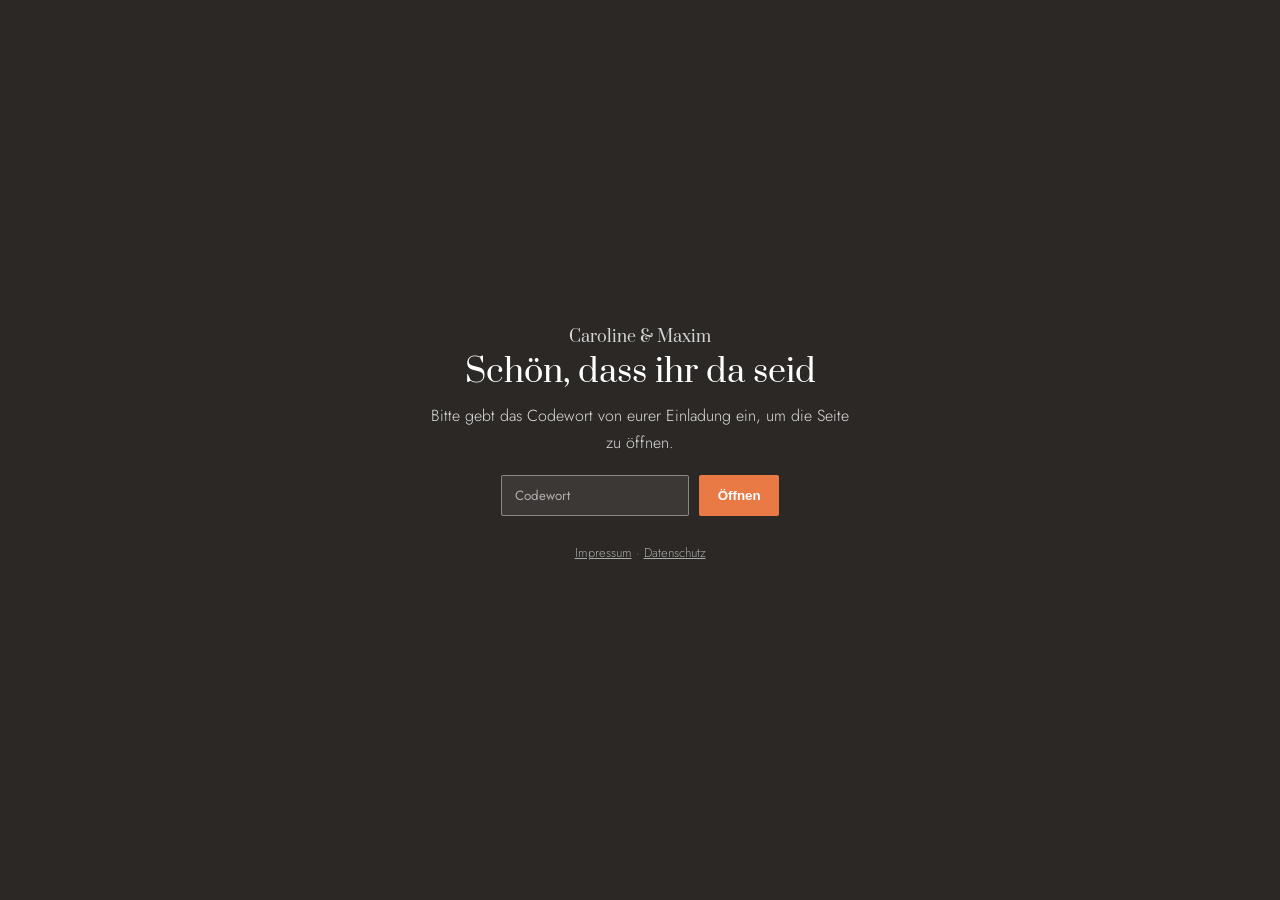
<file: index.html>
<!DOCTYPE html>
<html lang="de">
<head>
<meta charset="UTF-8">
<meta name="viewport" content="width=device-width, initial-scale=1.0">
<title>Caroline & Maxim – Wir heiraten</title>
<meta name="robots" content="noindex, nofollow">
<link rel="preconnect" href="https://fonts.googleapis.com">
<link rel="preconnect" href="https://fonts.gstatic.com" crossorigin>
<link href="https://fonts.googleapis.com/css2?family=Prata&family=Jost:wght@300;400;500;600&display=swap" rel="stylesheet">
<link rel="stylesheet" href="style.css">
</head>
<body>

<!-- ===================== CODEWORT-SPERRE ===================== -->
<div id="gate" class="gate">
  <div class="gate__box">
    <p class="gate__eyebrow">Caroline &amp; Maxim</p>
    <h1 class="gate__title">Schön, dass ihr da seid</h1>
    <p class="gate__text">Bitte gebt das Codewort von eurer Einladung ein, um die Seite zu öffnen.</p>
    <form id="gateForm" class="gate__form">
      <input type="text" id="gateInput" placeholder="Codewort" autocomplete="off" required>
      <button type="submit">Öffnen</button>
    </form>
    <p id="gateError" class="gate__error">Das war leider nicht das richtige Codewort – versucht es noch einmal.</p>
    <p class="gate__legal"><a href="impressum.html">Impressum</a> · <a href="datenschutz.html">Datenschutz</a></p>
  </div>
</div>

<!-- ===================== SEITENINHALT ===================== -->
<div id="site" class="site">

  <header class="nav">
    <a href="#home" class="nav__mark">Caroline &amp; Maxim</a>
    <input type="checkbox" id="navToggle" class="nav__toggle">
    <label for="navToggle" class="nav__burger" aria-label="Menü öffnen"><span></span></label>
    <nav class="nav__links">
      <a href="#countdown">Countdown</a>
      <a href="#ablauf">Ablauf</a>
      <a href="#location">Location</a>
      <a href="#uebernachtung">Übernachtung</a>
      <a href="#extra" class="vip-only">Extra</a>
      <a href="#team">Trauzeugen</a>
      <a href="#geschenke">Geschenke</a>
      <a href="#rsvp" class="nav__cta">RSVP</a>
    </nav>
  </header>

  <!-- HERO – nach dem neuen Einladungsdesign (Foto + Karte, Orange/Weiß, Prata & Century Gothic) -->
  <section id="home" class="hero">
    <div class="hero__photo">
      <img src="couple.jpg" alt="Caroline und Maxim" loading="eager">
      <p class="hero__photo-label">Wir sagen Ja
        <svg class="hero__heart-mini" viewBox="0 0 32 29" aria-hidden="true"><path d="M23.6,0c-3.4,0-6.3,2.7-7.6,5.1C14.7,2.7,11.8,0,8.4,0C3.8,0,0,3.6,0,8.4c0,7.9,10.5,13.5,16,20.6c5.5-7,16-12.8,16-20.6C32,3.6,28.2,0,23.6,0z"/></svg>
      </p>
      <p class="hero__photo-date"><span>10</span><span>09</span><span>27</span></p>
    </div>

    <div class="hero__content">
      <p class="hero__eyebrow">soon to be</p>
      <h1 class="hero__title">Mr. &amp; Mrs.</h1>
      <p class="hero__text">Am 10. September 2027 sagen wir Ja und freuen uns sehr darauf, diesen besonderen Tag gemeinsam mit euch zu feiern.</p>
      <p class="hero__text">Unsere freie Trauung und die anschließende Feier finden im Landgut Schloss Michelfeld statt. Wir möchten den Tag mit euch genießen, gemeinsam feiern und unvergessliche Erinnerungen schaffen.</p>
 <p class="hero__text">Schön, dass ihr diesen besonderen Moment mit uns teilt!</p>

      <p class="hero__names">Caroline &amp; Maxim</p>
      <a href="#rsvp" class="btn btn--primary">Zusage geben</a>
    </div>
  </section>

  <!-- COUNTDOWN -->
  <!-- Zieldatum unten in script.js bei WEDDING_DATE anpassen -->
  <section id="countdown" class="section center section--orange">
    <p class="section__kicker">Countdown</p>
    <h2>Wir zählen schon</h2>
    <p class="section__intro">Tage, Stunden, Minuten und Sekunden, bis wir Ja sagen.</p>
    <div class="countdown__grid">
      <div class="countdown__box">
        <span class="countdown__num" id="cd-days">00</span>
        <span class="countdown__label">Tage</span>
      </div>
      <div class="countdown__box">
        <span class="countdown__num" id="cd-hours">00</span>
        <span class="countdown__label">Stunden</span>
      </div>
      <div class="countdown__box">
        <span class="countdown__num" id="cd-minutes">00</span>
        <span class="countdown__label">Minuten</span>
      </div>
      <div class="countdown__box">
        <span class="countdown__num" id="cd-seconds">00</span>
        <span class="countdown__label">Sekunden</span>
      </div>
    </div>
  </section>

  <!-- ABLAUF -->
  <section id="ablauf" class="section center">
    <p class="section__kicker">Ablauf</p>
    <h2>Unser Tag im Überblick</h2>
    <ol class="timeline timeline--zigzag">
       <li class="timeline__item timeline__item--left">
          <div class="timeline__card">
            <span class="timeline__time">14:30 Uhr</span>
            <h3>Ankunft</h3>
            <p>Kommt in Ruhe an und macht euch mit unserer Location vertraut, bevor unser Tag beginnt.</p>
          </div>
          <span class="timeline__icon" aria-hidden="true">
            <svg viewBox="0 0 24 24" stroke-linecap="round" stroke-linejoin="round"><path d="M12 21s-7-6.5-7-11a7 7 0 0114 0c0 4.5-7 11-7 11z"/><circle cx="12" cy="10" r="2.3"/></svg>
          </span>
        </li>
        <li class="timeline__item timeline__item--right">
        <span class="timeline__icon" aria-hidden="true">
          <svg viewBox="0 0 24 24" stroke-linecap="round" stroke-linejoin="round"><circle cx="9" cy="14" r="6"/><circle cx="15" cy="14" r="6"/></svg>
        </span>
        <div class="timeline__card">
          <span class="timeline__time">15:00 Uhr</span>
          <h3>Freie Trauung</h3>
          <p>Wir sagen JA und freuen uns, diesen besonderen Moment mit euch zu teilen.</p>
        </div>
      </li>
      <li class="timeline__item timeline__item--left">
        <div class="timeline__card">
          <span class="timeline__time">16:00 Uhr </span>
          <h3>Sektempfang, Kaffee und Kuchen</h3>
          <p>Wir stoßen an und genießen bei Kaffee & Kuchen die gemeinsame Zeit.</p>
        </div>
        <span class="timeline__icon" aria-hidden="true">
          <svg viewBox="0 0 24 24" stroke-linecap="round" stroke-linejoin="round"><path d="M7 3h10l-1.5 7.5a3.5 4 0 01-7 0L7 3z"/><path d="M12 10.5V19M8 19h8"/></svg>
        </span>
      </li>
      <li class="timeline__item timeline__item--right">
        <span class="timeline__icon" aria-hidden="true">
          <svg viewBox="0 0 24 24" stroke-linecap="round" stroke-linejoin="round"><path d="M4 8h3l1.5-2h7L17 8h3a1 1 0 011 1v9a1 1 0 01-1 1H4a1 1 0 01-1-1V9a1 1 0 011-1z"/><circle cx="12" cy="13" r="3.3"/></svg>
        </span>
        <div class="timeline__card">
          <span class="timeline__time">17:00 Uhr

          </span>
          <h3>Gemeinsame Fotos</h3>
          <p>Wir halten diesen besonderen Tag gemeinsam mit euch in schönen Bildern fest.</p>
        </div>
      </li>
      <li class="timeline__item timeline__item--left">
        <div class="timeline__card">
          <span class="timeline__time">18:30 Uhr

          </span>
          <h3>Dinner</h3>
          <p>Wir lassen uns das leckere Essen schmecken und stärken uns für den Abend.</p>
        </div>
        <span class="timeline__icon" aria-hidden="true">
          <svg viewBox="0 0 24 24" stroke-linecap="round" stroke-linejoin="round"><path d="M7 2v9M5 2v5a2 2 0 004 0V2M7 11v11"/><path d="M17 2c-1.5 3-1.5 6 0 8v12"/></svg>
        </span>
      </li>
      <li class="timeline__item timeline__item--right">
        <span class="timeline__icon" aria-hidden="true">
          <svg viewBox="0 0 24 24" stroke-linecap="round" stroke-linejoin="round"><path d="M9 18V5l10-2v13"/><circle cx="7" cy="18" r="2.2"/><circle cx="17" cy="16" r="2.2"/></svg>
        </span>
        <div class="timeline__card">
          <span class="timeline__time">21:00 Uhr
            
          </span>
          <h3>Party</h3>
          <p>Wir möchten mit euch feiern und tanzen, bis die Füße nicht mehr können.</p>
        </div>
      </li>
    </ol>
  </section>

<!-- Location -->
  <section id="location" class="section center section--orange location">
    <p class="section__kicker">Location</p>
    <h2>Hier wird gefeiert</h2>
    <p>Unsere freie Trauung sowie die anschließende Feier finden auf dem Landgut Schloss Michelfeld statt.</p>
    <p><strong>Adresse:</strong> Friedrichstraße 2, 74918 Angelbachtal-Michelfeld</p>

    <div class="photo-placeholder location__map"><span><iframe src="https://www.google.com/maps/embed?pb=!1m18!1m12!1m3!1d2605.5479822178604!2d8.77766047677285!3d49.22809897461758!2m3!1f0!2f0!3f0!3m2!1i1024!2i768!4f13.1!3m3!1m2!1s0x479797196dec24a9%3A0xa9fb1092e577540e!2sLandgut%20Schloss%20Michelfeld!5e0!3m2!1sde!2sde!4v1789058193148!5m2!1sde!2sde" width="600" height="450" style="border:0;" allowfullscreen="" loading="lazy" referrerpolicy="strict-origin-when-cross-origin"></iframe></span></div>

    <p>Für die Anreise mit dem Auto stehen euch hier Parkmöglichkeiten zur Verfügung:</p>

    <figure class="location__parking">
      <img src="lageplan.jpg" alt="Lageplan mit Parkmöglichkeiten und Fußweg zum Landgut Schloss Michelfeld">
      <figcaption>Parkplätze &amp; Fußweg zur Location (ca. 5 Min.)</figcaption>
    </figure>
    <p></p>
   <p> P1: 10 Plätze <br> Friedrichstraße 11a, 74918 Angelbachtal</p> 
   <p> P2: Festplatz Angelbachtal <br> Schulstraße, 74918 Angelbachtal</p>
  </section>

  <!-- ÜBERNACHTUNG -->
  <section id="uebernachtung" class="section">
    <p class="section__kicker">Übernachtungstipps</p>
	<h2>Wo ihr schlafen könnt</h2>
    <p class="section__intro">Rund um die Location gibt es verschiedene Übernachtungsmöglichkeiten.</p>
    <div class="cards">
      <div class="card">
        <h3>Landgasthof Engel</h3>
        <p>10 m entfernt · 7 Zimmer</p>
        <p>Friedrichstr. 7, 74918 Angelbachtal<br>Tel. 07265 917090</p>
        <a href="https://www.landgasthof-zum-engel.de" class="btn btn--ghost" target="_blank" rel="noopener">Zur Website</a>
      </div>
      <div class="card">
        <h3>Schlafgut Gmelin</h3>
        <p>250 m entfernt · 4 Zimmer</p>
        <p>Karlstraße 14, 74918 Angelbachtal<br>Tel. 07265 917759</p>
        <a href="https://www.weingut-gmelin.de" class="btn btn--ghost" target="_blank" rel="noopener">Zur Website</a>
      </div>
      <div class="card">
        <h3>Landhotel Ritter-Post</h3>
        <p>1,1 km entfernt · 11 Zimmer</p>
        <p>Hauptstr. 7, 74918 Angelbachtal<br>Tel. 07265 288</p>
        <a href="https://www.ritter-post.de" class="btn btn--ghost" target="_blank" rel="noopener">Zur Website</a>
      </div>
      <div class="card">
        <h3>Hotel Leo</h3>
        <p>4,4 km entfernt · 46 Zimmer</p>
        <p>Uhlandstr. 1a, 69242 Mühlhausen<br>Tel. 06222 7733200</p>
        <a href="https://hotelleo.eu/" class="btn btn--ghost" target="_blank" rel="noopener">Zur Website</a>
      </div>
    </div>
  </section>

  

  <!-- TEAM -->
  <section id="team" class="section section--orange">
    <p class="section__kicker">Trauzeugen</p>
    <h2>Kleine Helden</h2>
	 <p>Wenn Ihr unseren Tag mitgestalten  möchtet, wendet euch gerne an unsere Trauzeugen Muriel und Chris.</p>
    <div class="cards cards--people">
      <div class="card card--person">
        <div class="card__avatar"><img src="muriel.jpg" alt="Muriel" loading="lazy"></div>
        <h3>Muriel</h3>
        <p>Trauzeugin</p>
	 <p>0152/57277684</p>
      </div>
      <div class="card card--person">
        <div class="card__avatar"><img src="chris.jpg" alt="Chris" loading="lazy"></div>
        <h3>Chris</h3>
        <p>Trauzeuge</p>
	 <p>0151/70081823</p>
      </div>
    </div>
  </section>

  <!-- VIP-BEREICH: nur mit zweitem Codewort sichtbar (siehe script.js) -->
  <section id="extra" class="section vip-only">
    <p class="section__kicker">Nur für euch</p>
    <h2>Extra-Infos für die Familie</h2>
    <p>Platzhalter – hier könnt ihr Dinge ergänzen, die nur ein engerer Kreis sehen soll,
       z. B. die genaue Adresse der Nachfeier, einen Rabattcode fürs Hotelkontingent
       oder Infos zur Anprobe/zum Junggesell:innenabschied.</p>
  </section>



  <!-- GESCHENKE -->
  <section id="geschenke" class="section center">
    <p class="section__kicker">Geschenke</p>
    <h2>Flitterwochenträume</h2>
    <p class="section__intro">Wir wünschen uns vor allem, dass ihr diesen besonderen Tag mit uns verbringt, mit uns lacht, tanzt und feiert. Wenn ihr uns darüber hinaus eine Freude machen möchtet, freuen wir uns über einen Beitrag für unsere Flitterwochen.</p>
  </section>

  <!-- RSVP -->
  <section id="rsvp" class="section rsvp center section--orange">
    <p class="section__kicker">Rückmeldung</p>
    <h2>Sagt uns Bescheid</h2>
    <p class="section__intro">Bitte meldet euch bis zum 10.06.2027</p>

    <!--
      RSVP-FORMULAR – Formspree-Anbindung (Endpoint: xnppvyer)
      Spamschutz: Das versteckte Feld "_gotcha" (Honeypot) ist für Menschen unsichtbar.
      Spam-Bots füllen es aus, Formspree verwirft solche Einsendungen automatisch.
    -->
    <form class="rsvp__form" action="https://formspree.io/f/xnppvyer" method="POST">
      <input type="hidden" name="_subject" value="Neue Rückmeldung zur Hochzeit">
      <div aria-hidden="true" style="position:absolute; left:-9999px; width:1px; height:1px; overflow:hidden;">
        <label>Dieses Feld bitte leer lassen
          <input type="text" name="_gotcha" tabindex="-1" autocomplete="off">
        </label>
      </div>
      <label>
        Name
        <input type="text" name="name" required>
      </label>
      <label>
        E-Mail
        <input type="email" name="email" required>
      </label>
      <fieldset class="rsvp__radio">
        <legend>Kommt ihr?</legend>
        <label><input type="radio" name="teilnahme" value="Zusage" required> Ja, wir kommen</label>
        <label><input type="radio" name="teilnahme" value="Absage"> Wir können leider nicht</label>
      </fieldset>
      <label>
        Anzahl Personen
        <input type="number" name="personen" min="1" value="1">
      </label>
       <label>
        Namen der Personen
        <input type="text" name="namen_der_personen" required>
      </label>
      <label>
        Allergien / Anmerkungen (vegan, vegetarisch, glutenfrei etc.)
        <textarea name="anmerkungen" rows="3"></textarea>
      </label>
      <button type="submit" class="btn btn--primary">Absenden</button>
    </form>
  </section>

  <footer class="footer">
    <p>Caroline &amp; Maxim · Mit Liebe erstellt · <a href="impressum.html">Impressum</a> · <a href="datenschutz.html">Datenschutz</a></p>
  </footer>

</div>

<script src="script.js"></script>
</body>
</html>
</file>
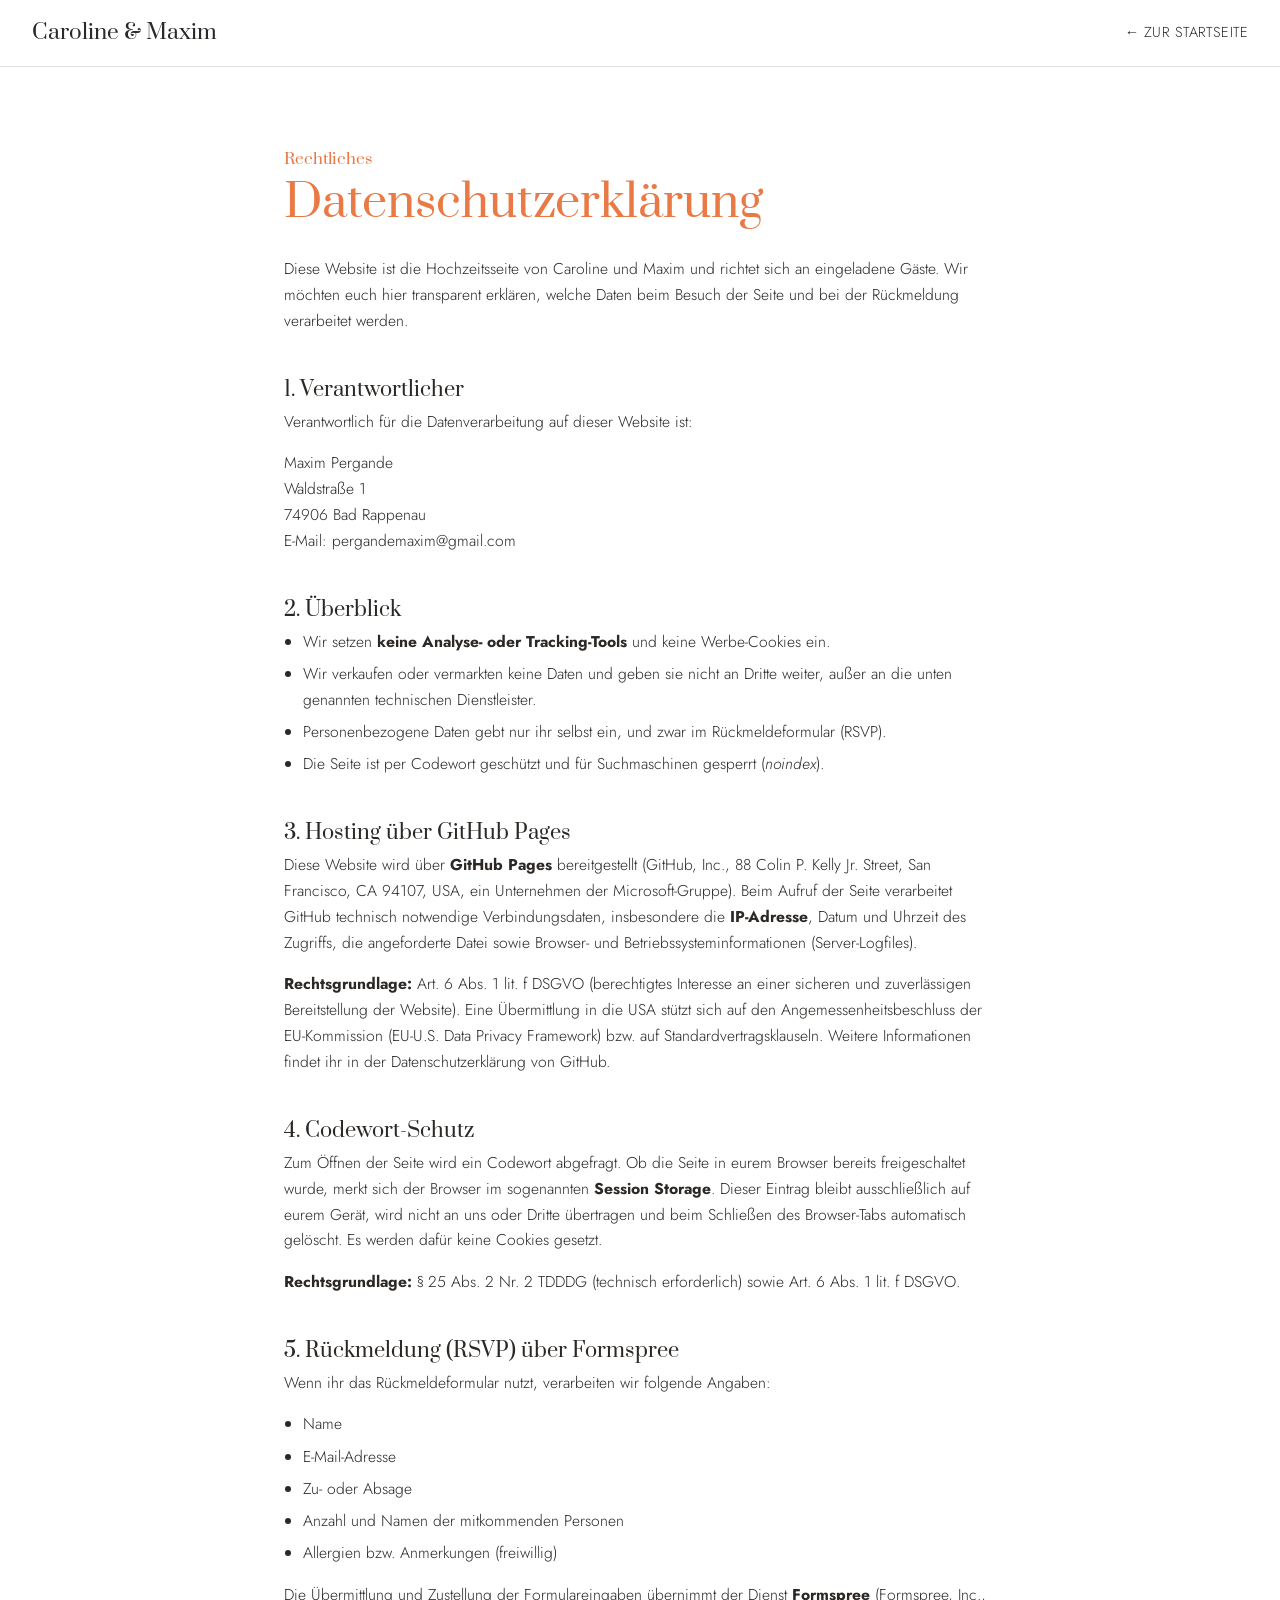
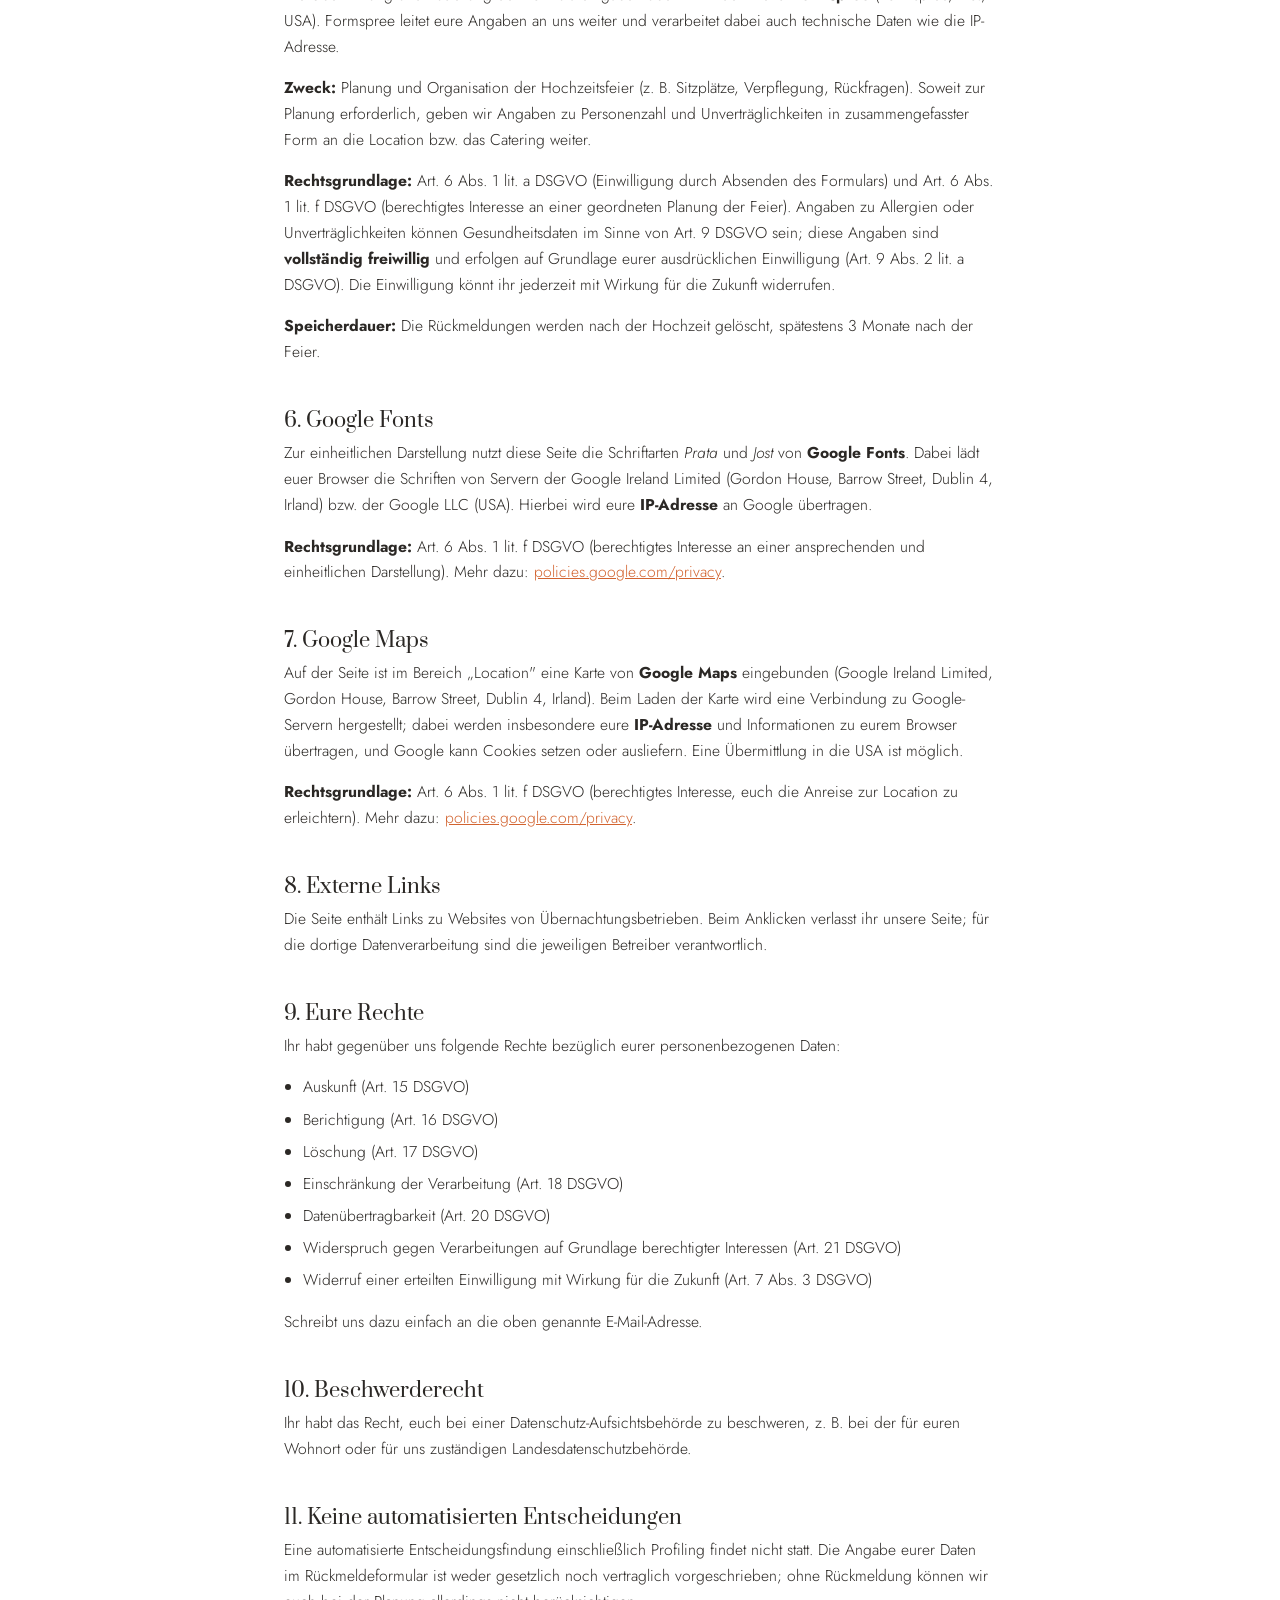
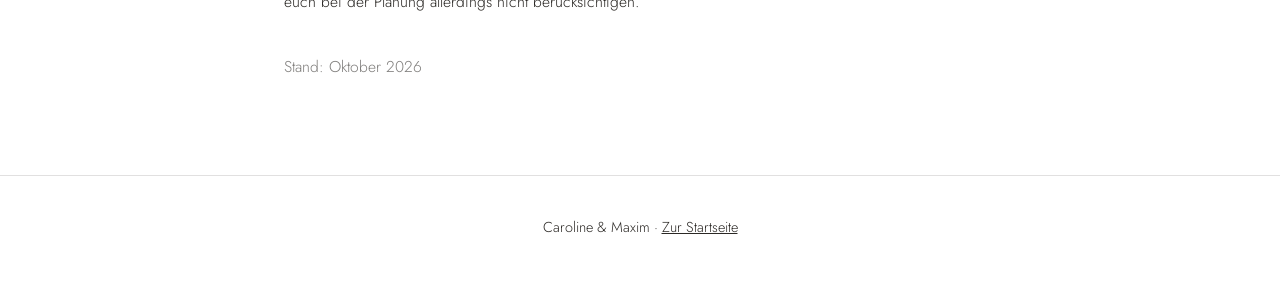
<file: datenschutz.html>
<!DOCTYPE html>
<html lang="de">
<head>
<meta charset="UTF-8">
<meta name="viewport" content="width=device-width, initial-scale=1.0">
<title>Datenschutzerklärung – Caroline & Maxim</title>
<meta name="robots" content="noindex, nofollow">
<link rel="preconnect" href="https://fonts.googleapis.com">
<link rel="preconnect" href="https://fonts.gstatic.com" crossorigin>
<link href="https://fonts.googleapis.com/css2?family=Prata&family=Jost:wght@300;400;500;600&display=swap" rel="stylesheet">
<link rel="stylesheet" href="style.css">
</head>
<body>

<header class="nav">
  <a href="index.html" class="nav__mark">Caroline &amp; Maxim</a>
  <a href="index.html" class="legal__back">← Zur Startseite</a>
</header>

<main class="section legal">
  <p class="section__kicker">Rechtliches</p>
  <h1>Datenschutzerklärung</h1>
  <p>Diese Website ist die Hochzeitsseite von Caroline und Maxim und richtet sich an eingeladene Gäste. Wir möchten euch hier transparent erklären, welche Daten beim Besuch der Seite und bei der Rückmeldung verarbeitet werden.</p>

  <h2>1. Verantwortlicher</h2>
  <p>Verantwortlich für die Datenverarbeitung auf dieser Website ist:</p>
  <p>
    Maxim Pergande<br>
    Waldstraße 1<br>
    74906 Bad Rappenau<br>
    E-Mail: pergandemaxim@gmail.com
  </p>

  <h2>2. Überblick</h2>
  <ul>
    <li>Wir setzen <strong>keine Analyse- oder Tracking-Tools</strong> und keine Werbe-Cookies ein.</li>
    <li>Wir verkaufen oder vermarkten keine Daten und geben sie nicht an Dritte weiter, außer an die unten genannten technischen Dienstleister.</li>
    <li>Personenbezogene Daten gebt nur ihr selbst ein, und zwar im Rückmeldeformular (RSVP).</li>
    <li>Die Seite ist per Codewort geschützt und für Suchmaschinen gesperrt (<em>noindex</em>).</li>
  </ul>

  <h2>3. Hosting über GitHub Pages</h2>
  <p>Diese Website wird über <strong>GitHub Pages</strong> bereitgestellt (GitHub, Inc., 88 Colin P. Kelly Jr. Street, San Francisco, CA 94107, USA, ein Unternehmen der Microsoft-Gruppe). Beim Aufruf der Seite verarbeitet GitHub technisch notwendige Verbindungsdaten, insbesondere die <strong>IP-Adresse</strong>, Datum und Uhrzeit des Zugriffs, die angeforderte Datei sowie Browser- und Betriebssysteminformationen (Server-Logfiles).</p>
  <p><strong>Rechtsgrundlage:</strong> Art. 6 Abs. 1 lit. f DSGVO (berechtigtes Interesse an einer sicheren und zuverlässigen Bereitstellung der Website). Eine Übermittlung in die USA stützt sich auf den Angemessenheitsbeschluss der EU-Kommission (EU-U.S. Data Privacy Framework) bzw. auf Standardvertragsklauseln. Weitere Informationen findet ihr in der Datenschutzerklärung von GitHub.</p>

  <h2>4. Codewort-Schutz</h2>
  <p>Zum Öffnen der Seite wird ein Codewort abgefragt. Ob die Seite in eurem Browser bereits freigeschaltet wurde, merkt sich der Browser im sogenannten <strong>Session Storage</strong>. Dieser Eintrag bleibt ausschließlich auf eurem Gerät, wird nicht an uns oder Dritte übertragen und beim Schließen des Browser-Tabs automatisch gelöscht. Es werden dafür keine Cookies gesetzt.</p>
  <p><strong>Rechtsgrundlage:</strong> § 25 Abs. 2 Nr. 2 TDDDG (technisch erforderlich) sowie Art. 6 Abs. 1 lit. f DSGVO.</p>

  <h2>5. Rückmeldung (RSVP) über Formspree</h2>
  <p>Wenn ihr das Rückmeldeformular nutzt, verarbeiten wir folgende Angaben:</p>
  <ul>
    <li>Name</li>
    <li>E-Mail-Adresse</li>
    <li>Zu- oder Absage</li>
    <li>Anzahl und Namen der mitkommenden Personen</li>
    <li>Allergien bzw. Anmerkungen (freiwillig)</li>
  </ul>
  <p>Die Übermittlung und Zustellung der Formulareingaben übernimmt der Dienst <strong>Formspree</strong> (Formspree, Inc., USA). Formspree leitet eure Angaben an uns weiter und verarbeitet dabei auch technische Daten wie die IP-Adresse.</p>
  <p><strong>Zweck:</strong> Planung und Organisation der Hochzeitsfeier (z. B. Sitzplätze, Verpflegung, Rückfragen). Soweit zur Planung erforderlich, geben wir Angaben zu Personenzahl und Unverträglichkeiten in zusammengefasster Form an die Location bzw. das Catering weiter.</p>
  <p><strong>Rechtsgrundlage:</strong> Art. 6 Abs. 1 lit. a DSGVO (Einwilligung durch Absenden des Formulars) und Art. 6 Abs. 1 lit. f DSGVO (berechtigtes Interesse an einer geordneten Planung der Feier). Angaben zu Allergien oder Unverträglichkeiten können Gesundheitsdaten im Sinne von Art. 9 DSGVO sein; diese Angaben sind <strong>vollständig freiwillig</strong> und erfolgen auf Grundlage eurer ausdrücklichen Einwilligung (Art. 9 Abs. 2 lit. a DSGVO). Die Einwilligung könnt ihr jederzeit mit Wirkung für die Zukunft widerrufen.</p>
  <p><strong>Speicherdauer:</strong> Die Rückmeldungen werden nach der Hochzeit gelöscht, spätestens 3 Monate nach der Feier.</p>

  <h2>6. Google Fonts</h2>
  <p>Zur einheitlichen Darstellung nutzt diese Seite die Schriftarten <em>Prata</em> und <em>Jost</em> von <strong>Google Fonts</strong>. Dabei lädt euer Browser die Schriften von Servern der Google Ireland Limited (Gordon House, Barrow Street, Dublin 4, Irland) bzw. der Google LLC (USA). Hierbei wird eure <strong>IP-Adresse</strong> an Google übertragen.</p>
  <p><strong>Rechtsgrundlage:</strong> Art. 6 Abs. 1 lit. f DSGVO (berechtigtes Interesse an einer ansprechenden und einheitlichen Darstellung). Mehr dazu: <a href="https://policies.google.com/privacy" target="_blank" rel="noopener">policies.google.com/privacy</a>.</p>

  <h2>7. Google Maps</h2>
  <p>Auf der Seite ist im Bereich „Location" eine Karte von <strong>Google Maps</strong> eingebunden (Google Ireland Limited, Gordon House, Barrow Street, Dublin 4, Irland). Beim Laden der Karte wird eine Verbindung zu Google-Servern hergestellt; dabei werden insbesondere eure <strong>IP-Adresse</strong> und Informationen zu eurem Browser übertragen, und Google kann Cookies setzen oder ausliefern. Eine Übermittlung in die USA ist möglich.</p>
  <p><strong>Rechtsgrundlage:</strong> Art. 6 Abs. 1 lit. f DSGVO (berechtigtes Interesse, euch die Anreise zur Location zu erleichtern). Mehr dazu: <a href="https://policies.google.com/privacy" target="_blank" rel="noopener">policies.google.com/privacy</a>.</p>

  <h2>8. Externe Links</h2>
  <p>Die Seite enthält Links zu Websites von Übernachtungsbetrieben. Beim Anklicken verlasst ihr unsere Seite; für die dortige Datenverarbeitung sind die jeweiligen Betreiber verantwortlich.</p>

  <h2>9. Eure Rechte</h2>
  <p>Ihr habt gegenüber uns folgende Rechte bezüglich eurer personenbezogenen Daten:</p>
  <ul>
    <li>Auskunft (Art. 15 DSGVO)</li>
    <li>Berichtigung (Art. 16 DSGVO)</li>
    <li>Löschung (Art. 17 DSGVO)</li>
    <li>Einschränkung der Verarbeitung (Art. 18 DSGVO)</li>
    <li>Datenübertragbarkeit (Art. 20 DSGVO)</li>
    <li>Widerspruch gegen Verarbeitungen auf Grundlage berechtigter Interessen (Art. 21 DSGVO)</li>
    <li>Widerruf einer erteilten Einwilligung mit Wirkung für die Zukunft (Art. 7 Abs. 3 DSGVO)</li>
  </ul>
  <p>Schreibt uns dazu einfach an die oben genannte E-Mail-Adresse.</p>

  <h2>10. Beschwerderecht</h2>
  <p>Ihr habt das Recht, euch bei einer Datenschutz-Aufsichtsbehörde zu beschweren, z. B. bei der für euren Wohnort oder für uns zuständigen Landesdatenschutzbehörde.</p>

  <h2>11. Keine automatisierten Entscheidungen</h2>
  <p>Eine automatisierte Entscheidungsfindung einschließlich Profiling findet nicht statt. Die Angabe eurer Daten im Rückmeldeformular ist weder gesetzlich noch vertraglich vorgeschrieben; ohne Rückmeldung können wir euch bei der Planung allerdings nicht berücksichtigen.</p>

  <p class="legal__stand">Stand: Oktober 2026</p>
</main>

<footer class="footer">
  <p>Caroline &amp; Maxim · <a href="index.html">Zur Startseite</a></p>
</footer>

</body>
</html>
</file>
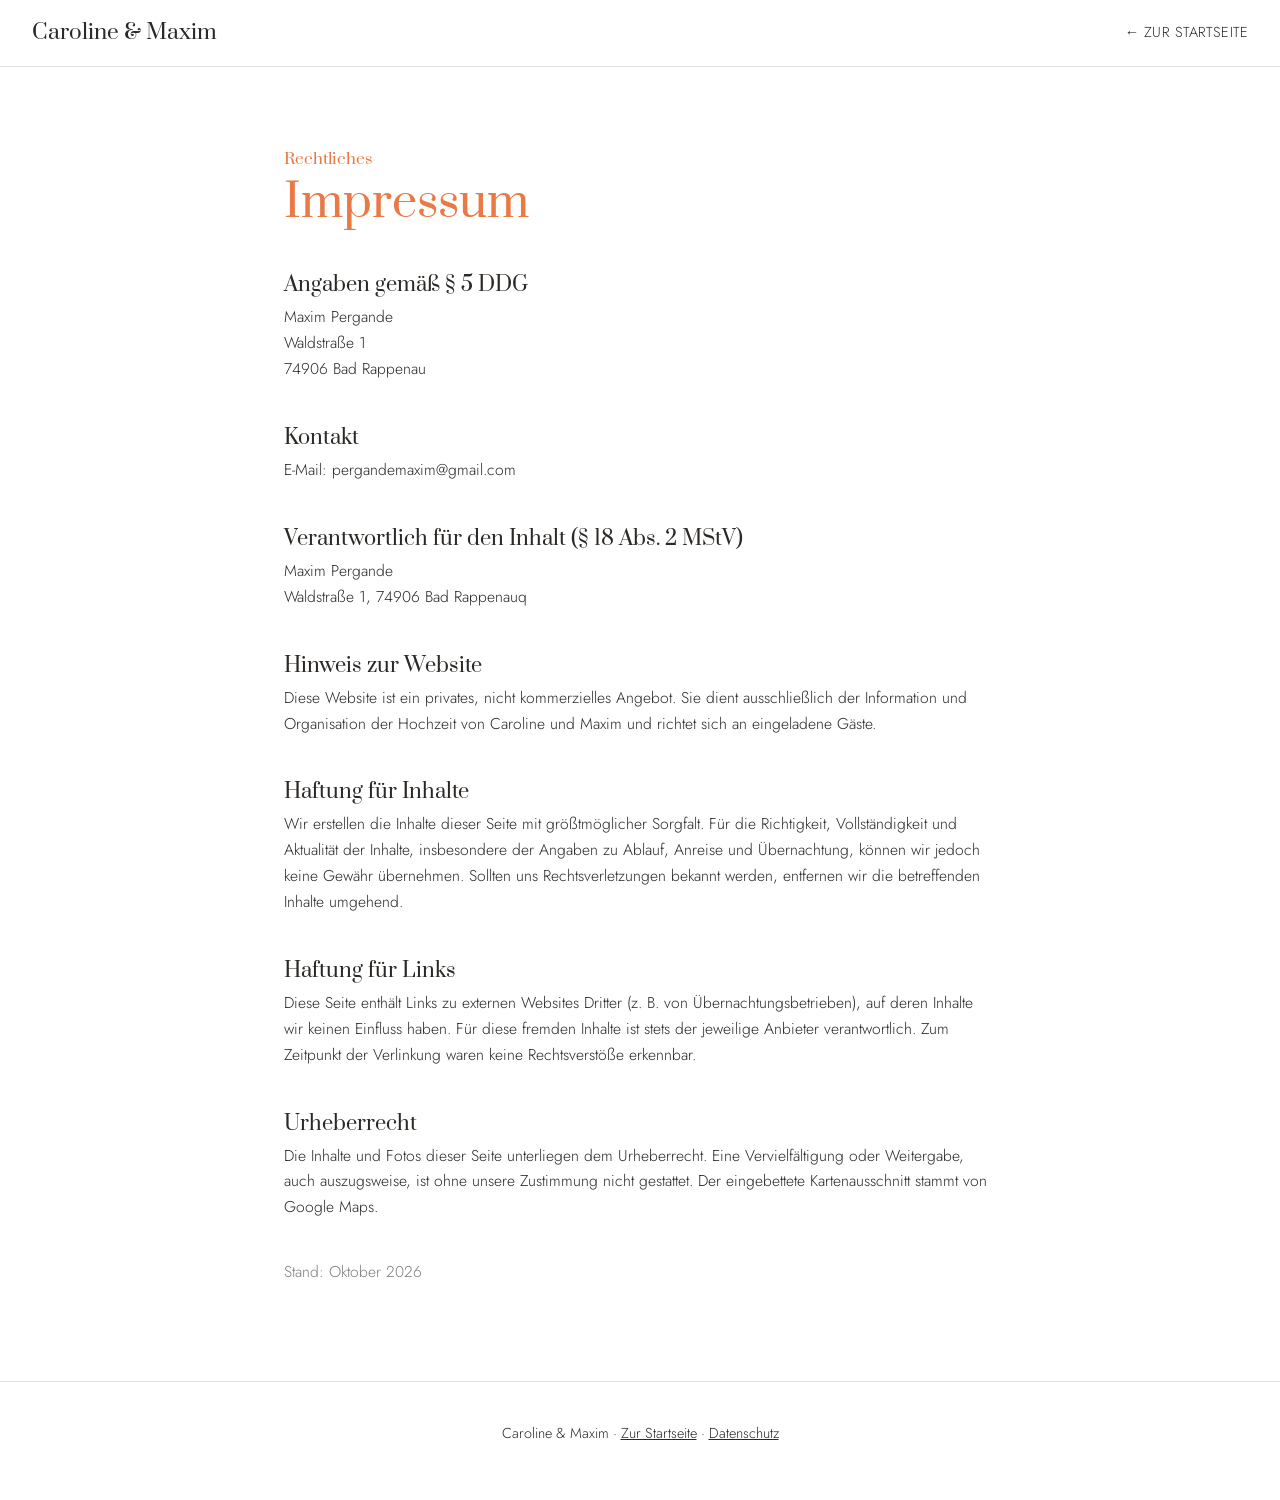
<file: impressum.html>
<!DOCTYPE html>
<html lang="de">
<head>
<meta charset="UTF-8">
<meta name="viewport" content="width=device-width, initial-scale=1.0">
<title>Impressum – Caroline & Maxim</title>
<meta name="robots" content="noindex, nofollow">
<link rel="preconnect" href="https://fonts.googleapis.com">
<link rel="preconnect" href="https://fonts.gstatic.com" crossorigin>
<link href="https://fonts.googleapis.com/css2?family=Prata&family=Jost:wght@300;400;500;600&display=swap" rel="stylesheet">
<link rel="stylesheet" href="style.css">
</head>
<body>

<header class="nav">
  <a href="index.html" class="nav__mark">Caroline &amp; Maxim</a>
  <a href="index.html" class="legal__back">← Zur Startseite</a>
</header>

<main class="section legal">
  <p class="section__kicker">Rechtliches</p>
  <h1>Impressum</h1>

  <h2>Angaben gemäß § 5 DDG</h2>
  <p>
    Maxim Pergande<br>
    Waldstraße 1<br>
    74906 Bad Rappenau
  </p>

  <h2>Kontakt</h2>
  <p>
    E-Mail: pergandemaxim@gmail.com
  </p>

  <h2>Verantwortlich für den Inhalt (§ 18 Abs. 2 MStV)</h2>
  <p>
    Maxim Pergande<br>
    Waldstraße 1, 74906 Bad Rappenauq
  </p>

  <h2>Hinweis zur Website</h2>
  <p>Diese Website ist ein privates, nicht kommerzielles Angebot. Sie dient ausschließlich der Information und Organisation der Hochzeit von Caroline und Maxim und richtet sich an eingeladene Gäste.</p>

  <h2>Haftung für Inhalte</h2>
  <p>Wir erstellen die Inhalte dieser Seite mit größtmöglicher Sorgfalt. Für die Richtigkeit, Vollständigkeit und Aktualität der Inhalte, insbesondere der Angaben zu Ablauf, Anreise und Übernachtung, können wir jedoch keine Gewähr übernehmen. Sollten uns Rechtsverletzungen bekannt werden, entfernen wir die betreffenden Inhalte umgehend.</p>

  <h2>Haftung für Links</h2>
  <p>Diese Seite enthält Links zu externen Websites Dritter (z. B. von Übernachtungsbetrieben), auf deren Inhalte wir keinen Einfluss haben. Für diese fremden Inhalte ist stets der jeweilige Anbieter verantwortlich. Zum Zeitpunkt der Verlinkung waren keine Rechtsverstöße erkennbar.</p>

  <h2>Urheberrecht</h2>
  <p>Die Inhalte und Fotos dieser Seite unterliegen dem Urheberrecht. Eine Vervielfältigung oder Weitergabe, auch auszugsweise, ist ohne unsere Zustimmung nicht gestattet. Der eingebettete Kartenausschnitt stammt von Google Maps.</p>

  <p class="legal__stand">Stand: Oktober 2026</p>
</main>

<footer class="footer">
  <p>Caroline &amp; Maxim · <a href="index.html">Zur Startseite</a> · <a href="datenschutz.html">Datenschutz</a></p>
</footer>

</body>
</html>
</file>
<file: style.css>
/* ===================== TOKENS ===================== */
:root{
  --paper: #FFFFFF;        /* Basis-Hintergrund */
  --paper-alt: #FBEAE0;    /* helle Orange-Tönung für Abschnitte */
  --ink: #2B2825;          /* fast Schwarz, für Text */
  --accent: #E97A46;       /* Hauptfarbe aus der Einladung */
  --accent-deep: #D2632F;  /* dunklere Variante, Hover */
  --accent-soft: #F6D8C4;  /* helle Fläche/Karten-Hintergrund */
  --line: rgba(43,40,37,0.14);
  --max: 1080px;
  /* Century Gothic ist eine lizenzierte Systemschrift (z.B. bei Microsoft Office);
     Jost ist die frei verfügbare, sehr ähnliche geometrische Alternative und
     greift automatisch, wenn Century Gothic auf dem Gerät nicht installiert ist. */
  --serif: "Prata", serif;
  --sans: "Century Gothic", "Jost", sans-serif;
}

*{box-sizing:border-box;}
html{scroll-behavior:smooth; overflow-x:hidden;}
body{
  margin:0;
  overflow-x:hidden;
  max-width:100vw;
  background:var(--paper);
  color:var(--ink);
  font-family:var(--sans);
  font-weight:300;
  line-height:1.65;
  -webkit-font-smoothing:antialiased;
}
h1,h2,h3{
  font-family:var(--serif);
  font-weight:400;
  margin:0 0 0.4em;
  line-height:1.15;
  color:var(--ink);
}
p{margin:0 0 1em; max-width:62ch;}
a{color:var(--accent-deep);}
:focus-visible{outline:2px solid var(--accent-deep); outline-offset:3px;}

.section__kicker{
  font-family:var(--serif);
  font-size:1.05rem;
  color:var(--accent);
  margin:0 0 0.3em;
}
.section__intro{max-width:56ch;}

/* ===================== BUTTONS ===================== */
.btn{
  display:inline-block;
  padding:0.9em 2.4em;
  border-radius:0;
  text-decoration:none;
  font-family:var(--sans);
  font-weight:500;
  letter-spacing:0.14em;
  text-transform:uppercase;
  font-size:0.78rem;
  transition:background .2s ease, color .2s ease, border-color .2s ease;
}
.btn--primary{
  background:transparent;
  color:var(--accent);
  border:1px solid var(--accent);
}
.btn--primary:hover{background:var(--accent); color:#fff;}
.btn--ghost{
  background:transparent;
  color:var(--ink);
  border:1px solid var(--line);
}
.btn--ghost:hover{border-color:var(--accent);}

/* ===================== GATE (CODEWORT) ===================== */
.gate{
  position:fixed; inset:0; z-index:100;
  background:var(--ink);
  color:#fff;
  display:flex; align-items:center; justify-content:center;
  padding:2rem;
}
.gate__box{max-width:420px; text-align:center;}
.gate__eyebrow{font-family:var(--serif); opacity:.8; margin-bottom:0.2em;}
.gate__title{color:#fff; font-size:2rem;}
.gate__text{opacity:.85;}
.gate__form{display:flex; gap:0.6rem; margin-top:1.2rem; flex-wrap:wrap; justify-content:center;}
.gate__form input{
  padding:0.75em 1em; border:1px solid rgba(255,255,255,.4);
  background:rgba(255,255,255,.08); color:#fff; border-radius:2px; font-family:var(--sans);
  min-width:180px;
}
.gate__form input::placeholder{color:rgba(255,255,255,.6);}
.gate__form button{
  padding:0.75em 1.4em; border:none; border-radius:2px;
  background:var(--accent); color:#fff; font-weight:600; cursor:pointer;
}
.gate__error{display:none; color:#f3c6c6; margin-top:0.8em; font-size:0.9rem;}
.gate__error.show{display:block;}
.site{display:none;}

/* Inhalte, die nur mit dem VIP-Codewort sichtbar werden */
.vip-only{display:none;}
body.vip-unlocked .vip-only{display:block;}

/* ===================== NAV ===================== */
.nav{
  position:sticky; top:0; z-index:20;
  display:flex; align-items:center; justify-content:space-between;
  padding:1rem 2rem;
  background:var(--paper);
  border-bottom:1px solid var(--line);
}
.nav__mark{
  font-family:var(--serif); font-size:1.3rem; color:var(--ink); text-decoration:none;
}
.nav__links{display:flex; gap:1.6rem; align-items:center;}
.nav__links a{
  color:var(--ink); text-decoration:none; font-size:0.9rem;
  text-transform:uppercase; letter-spacing:0.03em;
}
.nav__links a:hover{color:var(--accent);}
.nav__cta{
  border:1px solid var(--accent); padding:0.4em 1em; border-radius:2px; color:var(--accent) !important;
}
.nav__toggle, .nav__burger{display:none;}

/* ===================== HERO ===================== */
.hero{
  display:grid;
  grid-template-columns:1fr 1.1fr;
  max-width:1240px;
  margin:0 auto;
  align-items:stretch;
}
.hero__photo{
  position:relative;
  overflow:hidden;
  background:var(--ink);
}
.hero__photo img{
  width:100%; height:100%;
  object-fit:cover;
  object-position:center 25%;
  filter:grayscale(1) contrast(1.05);
  display:block;
}
.hero__photo-label{
  position:absolute; top:3%; left:7%;
  margin:0;
  color:var(--accent);
  font-family:var(--sans); font-weight:600;
  text-transform:uppercase;
  letter-spacing:0.08em;
  font-size:clamp(0.9rem,1.8vw,1.3rem);
  display:flex; align-items:center; gap:0.5em;
}
.hero__heart-mini{
  width:0.8em; height:0.75em;
  fill:var(--accent);
}
.hero__photo-date{
  position:absolute; right:6%; bottom:5%;
  margin:0;
  display:flex; flex-direction:column; align-items:flex-end; gap:0;
  font-family:var(--serif); font-weight:700; color:var(--accent);
  font-size:clamp(1.6rem,4vw,2.4rem);
  line-height:1.1;
  font-variant-numeric:tabular-nums;
}

.hero__content{
  position:relative;
  background:var(--paper);
  padding:clamp(2.5rem,5vw,4.5rem);
  display:flex; flex-direction:column; justify-content:center;
}
.hero__content .btn{ align-self:center; margin-top:0.5rem; }
.hero__eyebrow{
  font-family:var(--serif); font-style:italic; color:var(--ink); opacity:.7;
  font-size:1.1rem; margin-bottom:0.1em;
  text-align:center;
}
.hero__title{
  color:var(--accent);
  font-size:clamp(2.2rem,4.5vw,3.2rem);
  text-transform:uppercase;
  letter-spacing:0.02em;
  margin-bottom:0.6em;
  text-align:center;
}
.hero__text{font-size:0.98rem;}
.hero__names{
  font-family:var(--serif);
  color:var(--accent);
  font-size:clamp(1.6rem,3vw,2.1rem);
  margin:0.8em 0 1em;
  text-align:center;
}

/* ===================== COUNTDOWN ===================== */
.countdown__grid{
  display:flex; flex-wrap:wrap; justify-content:center;
  gap:1rem; margin-top:2rem;
}
.countdown__box{
  background:#fff;
  border:none;
  box-shadow:0 4px 16px rgba(0,0,0,0.12);
  width:112px;
  height:112px;
  flex:0 0 112px;
  display:flex;
  flex-direction:column;
  align-items:center;
  justify-content:center;
}
.countdown__num{
  display:block;
  font-family:var(--serif); font-weight:400;
  font-size:2.3rem; line-height:1;
  color:var(--accent);
  font-variant-numeric:tabular-nums;
}
.countdown__label{
  display:block; margin-top:0.5rem;
  font-size:0.72rem; letter-spacing:0.08em; text-transform:uppercase;
  color:var(--ink); opacity:.7;
}

@media (max-width:480px){
  .countdown__box{width:80px; height:80px; flex-basis:80px;}
  .countdown__num{font-size:1.6rem;}
  .countdown__label{font-size:0.6rem;}
}

/* ===================== PLATZHALTER-FOTOS ===================== */
.photo-placeholder{
  background:
    repeating-linear-gradient(135deg, var(--paper-alt), var(--paper-alt) 12px, #F0D2BF 12px, #F0D2BF 24px);
  border:1px solid var(--line);
  display:flex; align-items:center; justify-content:center;
  color:var(--ink);
  font-family:var(--sans); font-size:0.9rem;
  min-height:220px;
  overflow:hidden;
}
.photo-placeholder iframe{
  width:100%;
  height:100%;
  min-height:320px;
  border:0;
  display:block;
}
.photo-placeholder > span{
  display:flex;
  width:100%;
  height:100%;
  min-height:220px;
  align-items:center;
  justify-content:center;
  text-align:center;
}

/* ===================== SECTION LAYOUT ===================== */
.section{
  position:relative;
  max-width:var(--max);
  margin:0 auto;
  padding:5rem 1.5rem;
}
.section.center{text-align:center;}
.section.center p{margin-left:auto; margin-right:auto;}

/* Abwechselnd weiß/sanftes Hautfarben-Orange: volle Breite Hintergrund, Inhalt bleibt zentriert */
.section--orange{color:var(--ink);}
.section--orange::before{
  content:"";
  position:absolute;
  top:0; bottom:0; left:50%;
  width:100vw;
  transform:translateX(-50%);
  background:var(--accent-soft);
  z-index:-1;
}
.section--orange .section__kicker{color:var(--accent-deep); opacity:1;}
.section--orange h2, .section--orange h3{color:var(--ink);}
.section--orange p{color:var(--ink);}
.section--orange a:not(.btn){color:var(--accent-deep);}
.section--orange .btn--primary{color:var(--accent-deep); border-color:var(--accent-deep);}
.section--orange .btn--primary:hover{background:var(--accent-deep); color:#fff;}
.section--orange .btn--ghost{color:var(--ink); border-color:rgba(43,40,37,0.3);}
.section--orange .btn--ghost:hover{border-color:var(--accent-deep); color:var(--accent-deep);}
.section--orange .card{background:#fff; border-color:rgba(43,40,37,0.12); color:var(--ink);}
.section--orange .photo-placeholder{
  background:
    repeating-linear-gradient(135deg, #fff, #fff 12px, #F0D2BF 12px, #F0D2BF 24px);
  border-color:rgba(43,40,37,0.2);
  color:var(--ink);
}
.section--orange .rsvp__form label{color:var(--ink);}
.section--orange .rsvp__radio legend{color:var(--ink);}
.section--orange .rsvp__form input,
.section--orange .rsvp__form textarea{border-color:rgba(43,40,37,0.25); background:#fff;}

.split{
  display:grid;
  grid-template-columns:1fr 1fr;
  gap:3rem;
  align-items:center;
}
.split--reverse{direction:rtl;}
.split--reverse > *{direction:ltr;}
.split__photo{min-height:320px;}

/* ===================== LOCATION (einspaltiger Ablauf) ===================== */
.location__map{
  min-height:320px;
  max-width:720px;
  margin:1.8rem auto;
}
.location__parking{
  margin:1.8rem auto 0;
  max-width:420px;
  background:#fff;
  border:1px solid rgba(43,40,37,0.15);
  padding:0.8rem;
}
.location__parking img{
  width:100%;
  display:block;
}
.location__parking figcaption{
  margin-top:0.6rem;
  font-size:0.82rem;
  color:var(--ink);
  opacity:.75;
  text-align:center;
}

/* ===================== TIMELINE (Ablauf) – zentriert, Zickzack ===================== */
.timeline--zigzag{
  position:relative;
  list-style:none;
  margin:2.5rem auto 0;
  padding:0;
  max-width:820px;
  text-align:left;
}
.timeline--zigzag::before{
  content:"";
  position:absolute;
  top:0; bottom:0; left:50%;
  width:2px;
  background:var(--line);
  transform:translateX(-50%);
}
.timeline__item{
  position:relative;
  display:grid;
  grid-template-columns:1fr 56px 1fr;
  align-items:center;
  margin-bottom:2rem;
}
.timeline__icon{
  grid-column:2;
  justify-self:center;
  z-index:2;
  width:48px; height:48px; border-radius:50%;
  background:var(--paper);
  border:1.5px solid var(--accent);
  display:flex; align-items:center; justify-content:center;
  flex-shrink:0;
}
.timeline__icon svg{
  width:22px; height:22px;
  fill:none; stroke:var(--accent); stroke-width:1.4;
}
.timeline__card{
  background:var(--paper-alt);
  border:1px solid var(--line);
  padding:1.2rem 1.4rem;
}
.timeline__card h3{font-size:1.1rem; margin:0.2em 0;}
.timeline__card p{margin:0;}
.timeline__time{
  font-family:var(--serif); color:var(--accent); font-size:0.95rem;
}
.timeline__item--left .timeline__card{ grid-column:1; margin-right:1.5rem; text-align:right; }
.timeline__item--right .timeline__card{ grid-column:3; margin-left:1.5rem; text-align:left; }
.timeline__item--right .timeline__icon{ grid-column:2; }

/* ===================== CARDS ===================== */
.cards{
  display:grid;
  grid-template-columns:repeat(auto-fit, minmax(220px,1fr));
  gap:1.6rem;
  margin-top:2rem;
}
.card{
  padding:1.6rem;
  border:1px solid var(--line);
  background:var(--paper);
}
.card h3{font-size:1.1rem;}
.card--person{text-align:center;}
.card__avatar{
  width:96px; height:96px; border-radius:50%;
  margin:0 auto 1rem; min-height:0;
  overflow:hidden;
}
.card__avatar img{
  width:100%; height:100%;
  object-fit:cover;
  display:block;
}

/* ===================== FAQ ===================== */
.faq{max-width:680px; margin-top:2rem;}
.faq__item{
  border-bottom:1px solid var(--line);
  padding:1.1rem 0;
}
.faq__item summary{
  cursor:pointer; font-family:var(--serif); font-size:1.15rem; color:var(--ink);
}
.faq__item p{margin-top:0.7em;}

/* ===================== RSVP ===================== */
.rsvp__form{
  max-width:520px;
  margin:2rem auto 0;
  display:flex; flex-direction:column; gap:1.1rem;
  text-align:left;
}
.rsvp__form label{
  display:flex; flex-direction:column; gap:0.4em;
  font-size:0.95rem; color:var(--ink); font-weight:600;
}
.rsvp__form input, .rsvp__form textarea{
  font-family:var(--sans); font-size:1rem;
  padding:0.7em 0.8em;
  border:1px solid var(--line);
  background:var(--paper);
  border-radius:2px;
}
.rsvp__radio{border:none; padding:0; margin:0; display:flex; flex-direction:column; gap:0.5em;}
.rsvp__radio legend{font-weight:600; color:var(--ink); margin-bottom:0.3em;}
.rsvp__radio label{flex-direction:row; align-items:center; font-weight:400; gap:0.5em;}

/* ===================== FOOTER ===================== */
.footer{
  text-align:center;
  padding:2.5rem 1.5rem;
  font-size:0.9rem;
  color:var(--ink);
  border-top:1px solid var(--line);
}
.footer p{margin-left:auto; margin-right:auto;}
.footer a{color:var(--ink);}
.footer a:hover{color:var(--accent);}

.gate__legal{margin-top:1.6rem; font-size:0.8rem;}
.gate__legal{color:rgba(255,255,255,.6);}
.gate__legal a{color:rgba(255,255,255,.6);}
.gate__legal a:hover{color:#fff;}

/* ===================== DATENSCHUTZ-SEITE ===================== */
.legal{max-width:760px;}
.legal h1{font-size:clamp(2rem,5vw,2.8rem); color:var(--accent); margin-bottom:0.6em;}
.legal h2{font-size:1.25rem; margin-top:2.2em;}
.legal p, .legal li{font-size:0.98rem; max-width:none;}
.legal ul{padding-left:1.2em; margin:0 0 1em;}
.legal li{margin-bottom:0.4em;}
.legal mark{background:var(--accent-soft); color:var(--ink); padding:0 0.25em;}
.legal__stand{margin-top:2.5em; opacity:.6; font-size:0.85rem;}
.legal__back{
  color:var(--ink); text-decoration:none; font-size:0.9rem;
  text-transform:uppercase; letter-spacing:0.03em;
}
.legal__back:hover{color:var(--accent);}

/* ===================== RESPONSIVE ===================== */
@media (max-width: 900px){
  .hero{grid-template-columns:1fr;}
  .hero__photo{aspect-ratio:4/3;}
}

@media (max-width: 820px){
  .split, .split--reverse{grid-template-columns:1fr;}
  .split--reverse{direction:ltr;}
  .split__photo{min-height:220px;}
  .nav{padding:1rem 1.2rem;}
  .nav__links{
    position:fixed; top:64px; left:0; right:0;
    background:var(--paper);
    flex-direction:column; align-items:flex-start; gap:0;
    padding:0.5rem 1.2rem 1rem;
    border-bottom:1px solid var(--line);
    display:none;
  }
  .nav__links a{padding:0.6rem 0; width:100%;}
  .nav__toggle:checked ~ .nav__links{display:flex;}
  .nav__burger{
    display:block; width:28px; height:20px; position:relative; cursor:pointer;
  }
  .nav__burger span, .nav__burger span::before, .nav__burger span::after{
    content:""; position:absolute; left:0; width:100%; height:2px; background:var(--ink);
  }
  .nav__burger span{top:9px;}
  .nav__burger span::before{top:-8px;}
  .nav__burger span::after{top:8px;}
}

@media (max-width: 700px){
  .timeline--zigzag::before{ left:24px; }
  .timeline__item{
    display:flex;
    align-items:center;
    gap:1rem;
  }
  .timeline__icon,
  .timeline__item--right .timeline__icon{ order:0; }
  .timeline__item--left .timeline__card,
  .timeline__item--right .timeline__card{
    order:1; flex:1; margin:0; text-align:left;
  }
}

@media (prefers-reduced-motion: reduce){
  html{scroll-behavior:auto;}
  .btn{transition:none;}
}
</file>
